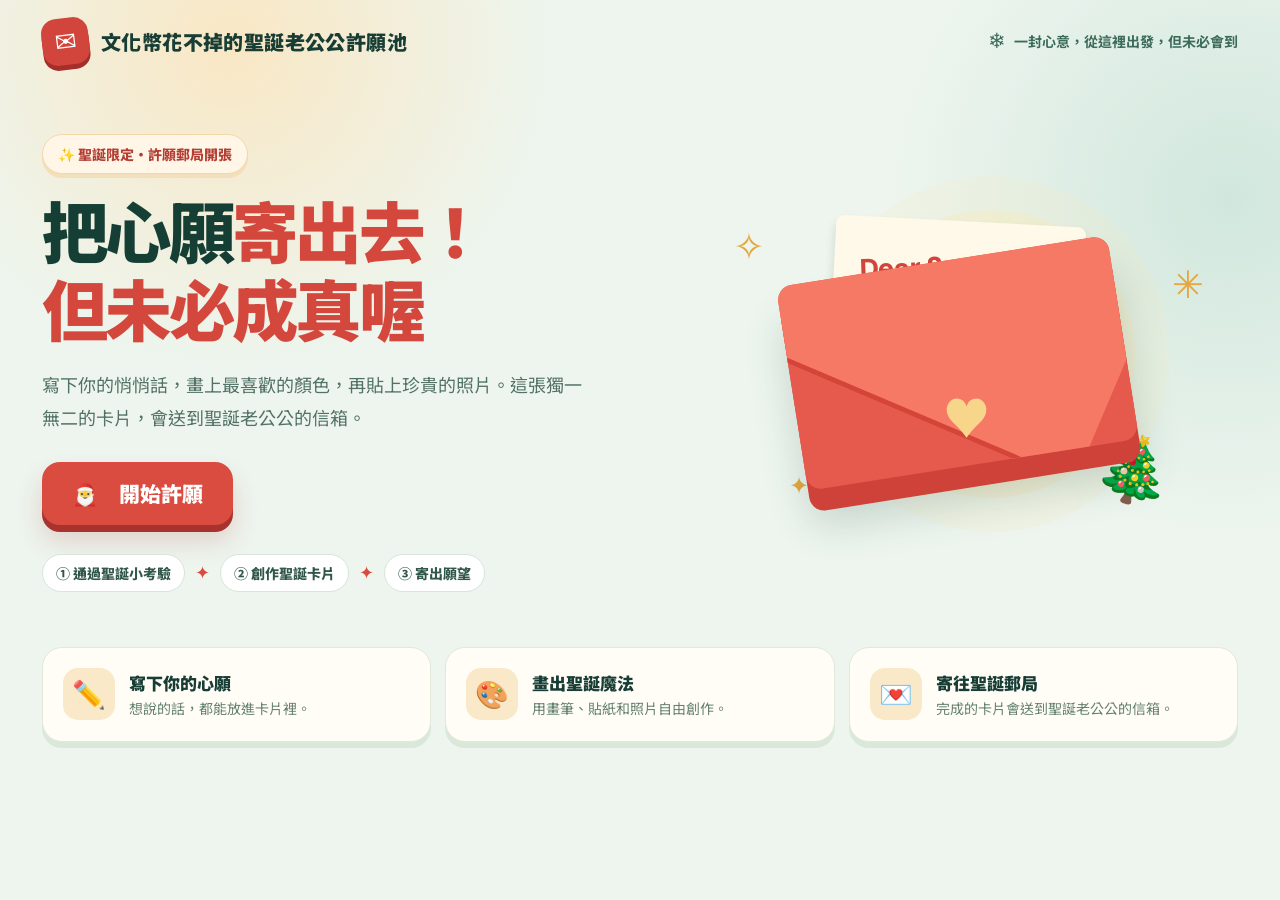
<file: index.html>
<!doctype html>
<html lang="zh-Hant">
<head>
  <meta charset="utf-8">
  <meta name="viewport" content="width=device-width, initial-scale=1">
  <meta name="robots" content="noindex, nofollow, noarchive">
  <meta name="theme-color" content="#123d35">
  <meta name="description" content="寫一張獨一無二的聖誕許願卡，畫畫、貼照片，再寄給聖誕老公公。">
  <title>文化幣花不掉的聖誕老公公許願池</title>
  <link rel="stylesheet" href="./style.css">
</head>
<body>
<div class="site">
  <header class="topbar">
    <a class="brand" href="./"><span class="brand-mark">✉</span>文化幣花不掉的聖誕老公公許願池</a>
    <div class="top-note"><span>❄</span> 一封心意，從這裡出發，但未必會到</div>
  </header>
  <section class="home-screen" id="home-screen" aria-label="聖誕許願郵局首頁">
  <div class="hero">
    <div>
      <div class="eyebrow">✨ 聖誕限定・許願郵局開張</div>
      <h1>把心願<em>寄出去！</em><br><em>但未必成真喔</em></h1>
      <p>寫下你的悄悄話，畫上最喜歡的顏色，再貼上珍貴的照片。這張獨一無二的卡片，會送到聖誕老公公的信箱。</p>
      <button type="button" class="start-button" id="start-wish">🎅　開始許願</button>
      <div class="steps"><span class="step">① 通過聖誕小考驗</span><span class="step-dot">✦</span><span class="step">② 創作聖誕卡片</span><span class="step-dot">✦</span><span class="step">③ 寄出願望</span></div>
    </div>
    <div class="hero-art" aria-hidden="true"><div class="moon"></div><div class="letter"></div><div class="envelope"></div><span class="spark s1">✧</span><span class="spark s2">✳</span><span class="spark s3">✦</span><span class="mini-star">🎄</span></div>
  </div>
  <div class="home-features" aria-label="許願玩法"><div class="feature"><span>✏️</span><div><strong>寫下你的心願</strong><p>想說的話，都能放進卡片裡。</p></div></div><div class="feature"><span>🎨</span><div><strong>畫出聖誕魔法</strong><p>用畫筆、貼紙和照片自由創作。</p></div></div><div class="feature"><span>💌</span><div><strong>寄往聖誕郵局</strong><p>完成的卡片會送到聖誕老公公的信箱。</p></div></div></div>
  </section>
  <section class="quiz-screen" id="quiz-screen" aria-label="聖誕入場小考驗" hidden>
    <div class="quiz-shell"><div class="quiz-top"><button type="button" class="back-button" id="quiz-home">⌂　回首頁</button><span>🎄 聖誕入場小考驗</span></div>
      <div class="quiz-progress"><span class="progress-dot active" id="progress-one">1</span><span class="progress-line"></span><span class="progress-dot" id="progress-two">2</span></div>
      <div class="quiz-card"><div class="quiz-deco" aria-hidden="true">❄</div><span class="quiz-kicker" id="quiz-kicker">第一題</span><div class="quiz-emoji" id="quiz-emoji" aria-hidden="true">🎅🏻</div><h2 id="quiz-question" tabindex="-1">你今年是好孩子嗎？</h2><div class="quiz-options"><button type="button" class="answer-button yes-button" id="answer-yes">是</button><button type="button" class="answer-button no-button" id="answer-no">不是</button></div></div>
    </div>
  </section>
  <main class="workspace" id="make-card" hidden><div class="workspace-inner">
    <div class="section-heading"><div><button type="button" class="editor-back" id="editor-home">⌂　回首頁</button><br><span class="section-kicker">Santa's little workshop</span><h2>好好許願啊 不然聖誕老公公看不清楚就不送了</h2></div><p>每一筆、每一字，全看聖誕老公公心情</p></div>
    <div class="editor-grid">
      <aside class="tools" aria-label="卡片工具">
        <div class="quick-actions" aria-label="編輯操作">
          <button type="button" class="quick-action" id="undo" title="Ctrl+Z" disabled>↶ 上一步</button>
          <button type="button" class="quick-action" id="redo" title="Ctrl+Y" disabled>↷ 下一步</button>
          <button type="button" class="quick-action danger" id="remove-item" title="Delete" disabled>▤ 刪除</button>
          <button type="button" class="quick-action" id="download">⬇ 下載</button>
        </div>
        <h3 class="tool-title"><span>🎨</span> 創作工具</h3>
        <div class="tool-buttons">
          <button type="button" class="tool-button active" data-tool="select"><b>☝</b>移動／編輯</button>
          <button type="button" class="tool-button" data-tool="pen"><b>✎</b>畫筆</button>
          <button type="button" class="tool-button" data-tool="eyedropper"><b>◉</b>滴管取色</button>
          <button type="button" class="tool-button" data-tool="eraser"><b>◩</b>橡皮擦</button>
          <button type="button" class="tool-button" id="add-text"><b>Ｔ</b>加文字</button>
          <button type="button" class="tool-button wide" id="add-photo"><b>▧</b>上傳照片</button>
          <input id="photo-input" type="file" accept="image/*" hidden>
        </div>
        <h3 class="tool-title"><span>🌈</span> 畫筆顏色</h3>
        <div class="colors" id="colors">
          <button type="button" class="swatch active" style="--c:#d4483d" data-color="#d4483d" aria-label="紅色"></button>
          <button type="button" class="swatch" style="--c:#f0ad3c" data-color="#f0ad3c" aria-label="金黃色"></button>
          <button type="button" class="swatch" style="--c:#2d7d64" data-color="#2d7d64" aria-label="綠色"></button>
          <button type="button" class="swatch" style="--c:#5683b9" data-color="#5683b9" aria-label="藍色"></button>
          <button type="button" class="swatch" style="--c:#a364aa" data-color="#a364aa" aria-label="紫色"></button>
          <button type="button" class="swatch" style="--c:#2e5047" data-color="#2e5047" aria-label="深綠色"></button>
          <button type="button" class="swatch" style="--c:#ee8547" data-color="#ee8547" aria-label="橘色"></button>
          <button type="button" class="swatch" style="--c:#eb8eaa" data-color="#eb8eaa" aria-label="粉紅色"></button>
          <button type="button" class="swatch" style="--c:#f5d957" data-color="#f5d957" aria-label="亮黃色"></button>
          <button type="button" class="swatch" style="--c:#a5c95d" data-color="#a5c95d" aria-label="淺綠色"></button>
          <button type="button" class="swatch" style="--c:#79c8af" data-color="#79c8af" aria-label="薄荷綠"></button>
          <button type="button" class="swatch" style="--c:#44b8c4" data-color="#44b8c4" aria-label="湖水藍"></button>
          <button type="button" class="swatch" style="--c:#8ebce7" data-color="#8ebce7" aria-label="天藍色"></button>
          <button type="button" class="swatch" style="--c:#344f87" data-color="#344f87" aria-label="深藍色"></button>
          <button type="button" class="swatch" style="--c:#8f644e" data-color="#8f644e" aria-label="棕色"></button>
          <button type="button" class="swatch" style="--c:#303739" data-color="#303739" aria-label="黑色"></button>
          <button type="button" class="swatch" id="sampled-color" style="--c:#d4483d" data-color="#d4483d" aria-label="滴管選取的顏色" title="滴管選取的顏色" hidden></button>
        </div>
        <label class="range-label" for="brush-size">筆畫粗細 <b id="brush-value">8 px</b></label>
        <input class="range" id="brush-size" type="range" min="2" max="40" value="8">
        <p class="hint">點滴管後再點卡片取色；選畫筆或橡皮擦可直接在卡片上畫畫。</p>
        <hr class="divider">
        <h3 class="tool-title"><span>⭐</span> 聖誕小貼紙</h3>
        <div class="tool-buttons"><button type="button" class="tool-button" data-sticker="⭐"><b>⭐</b>星星</button><button type="button" class="tool-button" data-sticker="🎄"><b>🎄</b>聖誕樹</button><button type="button" class="tool-button" data-sticker="🎁"><b>🎁</b>禮物</button><button type="button" class="tool-button" data-sticker="❄️"><b>❄️</b>雪花</button></div>
        <h3 class="tool-title"><span>🎀</span> 角色貼紙</h3>
        <div class="image-stickers" aria-label="角色貼紙">
          <button type="button" class="image-sticker-button" data-image-sticker="./stickers/20261122_212243.png" aria-label="加入 212243 貼紙"><img src="./stickers/20261122_212243.png" alt="" loading="lazy"></button>
          <button type="button" class="image-sticker-button" data-image-sticker="./stickers/20261122_212259.png" aria-label="加入 212259 貼紙"><img src="./stickers/20261122_212259.png" alt="" loading="lazy"></button>
          <button type="button" class="image-sticker-button" data-image-sticker="./stickers/Screenshot_20261122_212833_PicPet.png" aria-label="加入 PicPet 貼紙"><img src="./stickers/Screenshot_20261122_212833_PicPet.png" alt="" loading="lazy"></button>
          <button type="button" class="image-sticker-button" data-image-sticker="./stickers/joy.png" aria-label="加入貼紙 1"><img src="./stickers/joy.png" alt="" loading="lazy"></button>
          <button type="button" class="image-sticker-button" data-image-sticker="./stickers/listen.png" aria-label="加入貼紙 2"><img src="./stickers/listen.png" alt="" loading="lazy"></button>
          <button type="button" class="image-sticker-button" data-image-sticker="./stickers/thank-you.png" aria-label="加入貼紙 3"><img src="./stickers/thank-you.png" alt="" loading="lazy"></button>
          <button type="button" class="image-sticker-button" data-image-sticker="./stickers/sushi.png" aria-label="加入貼紙 4"><img src="./stickers/sushi.png" alt="" loading="lazy"></button>
          <button type="button" class="image-sticker-button" data-image-sticker="./stickers/shock.png" aria-label="加入貼紙 5"><img src="./stickers/shock.png" alt="" loading="lazy"></button>
          <button type="button" class="image-sticker-button" data-image-sticker="./stickers/side-eye.png" aria-label="加入貼紙 6"><img src="./stickers/side-eye.png" alt="" loading="lazy"></button>
          <button type="button" class="image-sticker-button" data-image-sticker="./stickers/grumpy.png" aria-label="加入貼紙 7"><img src="./stickers/grumpy.png" alt="" loading="lazy"></button>
          <button type="button" class="image-sticker-button" data-image-sticker="./stickers/laugh.png" aria-label="加入貼紙 8"><img src="./stickers/laugh.png" alt="" loading="lazy"></button>
          <button type="button" class="image-sticker-button" data-image-sticker="./stickers/plush.png" aria-label="加入貼紙 9"><img src="./stickers/plush.png" alt="" loading="lazy"></button>
          <button type="button" class="image-sticker-button" data-image-sticker="./stickers/snack.png" aria-label="加入貼紙 10"><img src="./stickers/snack.png" alt="" loading="lazy"></button>
        </div>
        <hr class="divider">
        <label class="field-label" for="sender">你的名字（可選）</label><input class="field" id="sender" maxlength="40" placeholder="小小許願人">
        <label class="field-label email-label" for="email">你的 Email（必填）</label><input class="field" id="email" type="email" maxlength="254" autocomplete="email" placeholder="you@example.com" required>
        <p class="hint">Email 與卡片圖片會寄到聖誕老公公的信箱，不會公開展示。</p>
      </aside>
      <div class="card-panel">
        <div class="panel-top"><div><strong>你的聖誕卡片</strong><br><small>文字左上紅點可移動，另外三角可縮放；圖片與貼紙可拉四角縮放。拖上方圓點可旋轉。</small></div><span class="status">創作中</span></div>
        <div class="page-stack" id="page-stack"><section class="page-section"><div class="page-heading"><strong>第 1 頁</strong><button type="button" class="remove-page" id="remove-page" hidden>刪除這頁</button></div><div class="card-outer" id="card-outer"><div class="card" id="card"><div class="card-head">Dear Santa,</div><div class="card-sub">MY CHRISTMAS WISH</div><div class="stamp">★</div><div class="items" id="items"></div><canvas class="canvas" id="drawing" width="900" height="600" aria-label="卡片畫布"></canvas></div></div></section></div>
        <button type="button" class="add-page" id="add-page"><span class="add-page-plus">＋</span><span id="add-page-label">新增第二頁</span></button>
        <div class="card-footer"><button type="button" class="send-button" id="send">✉　寄給聖誕老公公</button></div>
      </div>
    </div>
    <p class="footnote">卡片寄出後不會保存在網站。建議先下載留念；如果沒收到郵件，請檢查垃圾郵件。</p>
  </div></main>
</div>
<form id="mail-form" action="https://formsubmit.co/peterchiu331hi@gmail.com" method="POST" enctype="multipart/form-data" hidden>
  <input type="text" name="name" id="mail-name">
  <input type="email" name="email" id="mail-email">
  <textarea name="message" id="mail-message"></textarea>
  <input type="file" name="attachment" id="mail-attachment" accept="image/png,image/jpeg">
  <input type="hidden" name="_subject" value="聖誕許願郵局收到新卡片">
  <input type="hidden" name="_next" id="mail-next">
  <input type="hidden" name="_url" id="mail-url">
  <input type="text" name="_honey" tabindex="-1" autocomplete="off">
</form>
<div class="toast" id="toast" role="status" aria-live="polite"></div>
<div class="challenge-backdrop" id="challenge-modal" hidden><div class="challenge-dialog" id="challenge-dialog" role="dialog" aria-modal="true" aria-labelledby="challenge-title" aria-describedby="challenge-message"><div class="challenge-icon" id="challenge-icon" aria-hidden="true">🤔</div><h2 id="challenge-title">你確定嗎？</h2><p id="challenge-message"></p><button type="button" class="challenge-confirm" id="challenge-confirm">確定</button></div></div>
<script src="./app.js" defer></script>
</body></html>
</file>
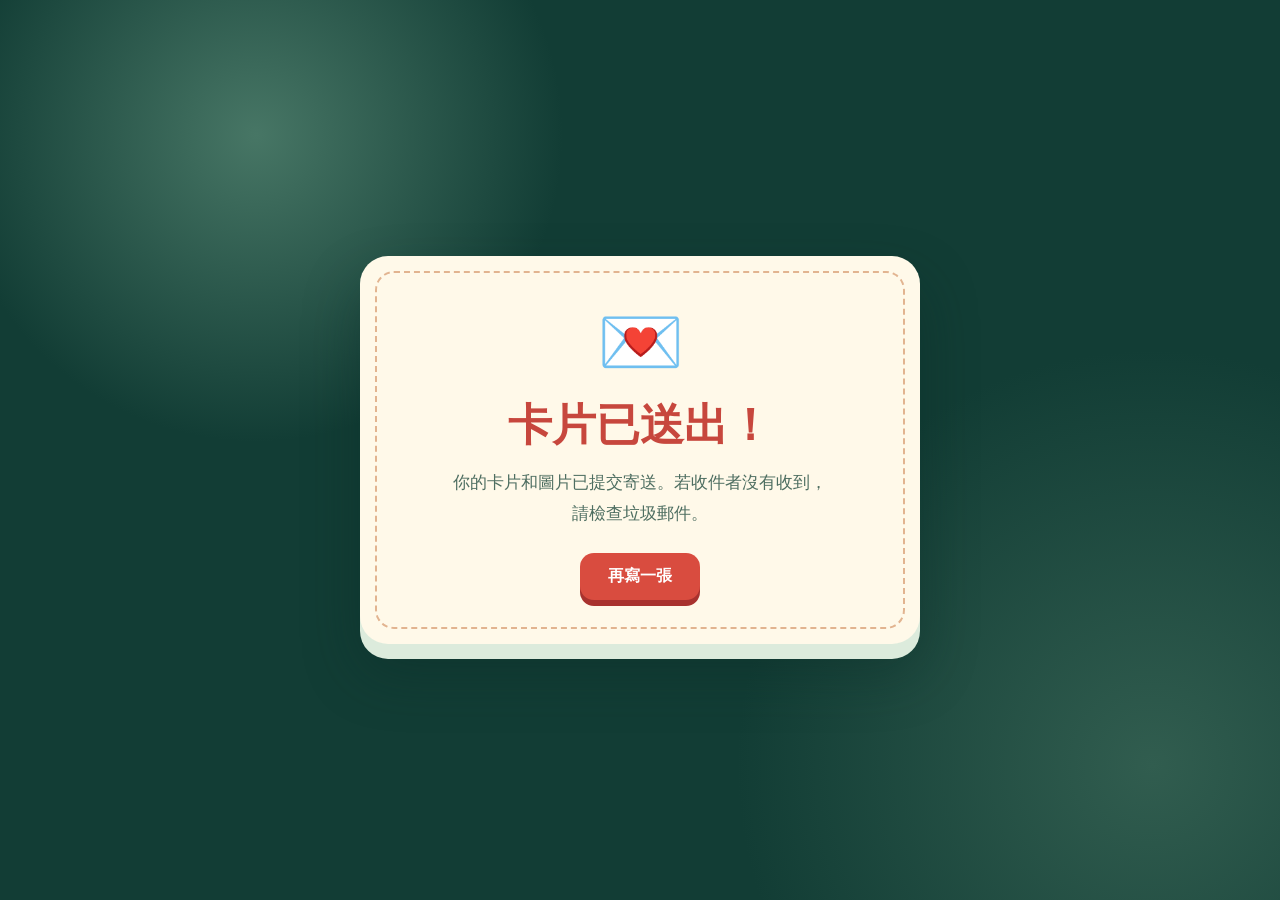
<file: thanks.html>
<!doctype html>
<html lang="zh-Hant">
<head>
  <meta charset="utf-8">
  <meta name="viewport" content="width=device-width, initial-scale=1">
  <meta name="robots" content="noindex, nofollow, noarchive">
  <meta name="theme-color" content="#123d35">
  <title>卡片已送出・文化幣花不掉的聖誕老公公許願池</title>
  <style>
    *{box-sizing:border-box}body{margin:0;min-height:100vh;background:radial-gradient(circle at 20% 15%,#477665 0,transparent 24%),radial-gradient(circle at 90% 85%,#315d4f 0,transparent 30%),#123d35;color:#173d35;font-family:system-ui,'Noto Sans TC',sans-serif;display:grid;place-items:center;padding:24px}
    .card{width:min(560px,100%);background:#fff9e9;border-radius:28px;padding:44px 35px;text-align:center;box-shadow:0 15px 0 #dcebdc,0 28px 55px #092b2666;position:relative}
    .card:before{content:'';position:absolute;inset:15px;border:2px dashed #e2b490;border-radius:19px;pointer-events:none}.icon{font-size:70px;line-height:1.2}h1{font-size:clamp(30px,7vw,44px);margin:12px 0;color:#c7473d}p{font-size:17px;line-height:1.8;color:#4e6e61;margin:0 auto 25px;max-width:390px}a{display:inline-block;background:#d94c3f;color:#fff;text-decoration:none;font-weight:900;border-radius:14px;padding:13px 28px;box-shadow:0 6px 0 #a8322e}a:focus-visible{outline:3px solid #f2ad3a;outline-offset:4px}
  </style>
</head>
<body>
  <main class="card">
    <div class="icon" aria-hidden="true">💌</div>
    <h1>卡片已送出！</h1>
    <p>你的卡片和圖片已提交寄送。若收件者沒有收到，請檢查垃圾郵件。</p>
    <a href="./">再寫一張</a>
  </main>
</body>
</html>
</file>
<file: style.css>
@import url('https://fonts.googleapis.com/css2?family=DM+Sans:wght@400;500;600;700&family=Noto+Sans+TC:wght@400;500;600;700;800;900&display=swap');
:root{font-family:'DM Sans','Noto Sans TC',sans-serif;color:#173d35;background:#edf5ee;font-synthesis:none}
*{box-sizing:border-box}body{margin:0;min-width:320px}button,input,textarea{font:inherit}button{cursor:pointer}button:focus-visible,input:focus-visible,textarea:focus-visible{outline:3px solid #f2ad3a;outline-offset:3px}
.site{min-height:100vh;overflow:hidden;background:radial-gradient(circle at 18% 5%,#f9e7c4 0,transparent 24%),radial-gradient(circle at 96% 22%,#d1e7dd 0,transparent 24%),#edf5ee}
.topbar{height:82px;display:flex;align-items:center;justify-content:space-between;max-width:1440px;margin:auto;padding:0 42px;gap:16px}
.brand{display:flex;align-items:center;gap:12px;text-decoration:none;color:#173d35;font-weight:900;font-size:20px;letter-spacing:.02em}.brand-mark{width:47px;height:47px;border-radius:15px;background:#d2453d;display:grid;place-items:center;color:white;font-size:26px;box-shadow:0 5px 0 #a52e2b;transform:rotate(-7deg)}
.top-note{font-size:14px;font-weight:700;color:#3c6b5b;display:flex;align-items:center;gap:8px}.top-note span{font-size:21px}
.hero{max-width:1440px;margin:auto;padding:38px 42px 34px;display:grid;grid-template-columns:minmax(0,1fr) minmax(340px,.92fr);align-items:center;gap:24px;position:relative}
.eyebrow{display:inline-flex;align-items:center;gap:8px;color:#b43e34;background:#fff6e7;border:1px solid #f5d8a7;border-radius:100px;padding:9px 15px;font-size:14px;font-weight:800;box-shadow:0 4px 0 #f2dfbb}
.hero h1{font-size:clamp(44px,5.2vw,78px);line-height:1.17;letter-spacing:-.055em;margin:23px 0 17px;font-weight:900;color:#153f35}.hero h1 em{font-style:normal;color:#d4473c;position:relative}.hero h1 em:after{content:'';position:absolute;left:3%;right:2%;height:12px;bottom:-5px;border-bottom:5px wavy #edba4e;transform:rotate(-2deg)}
.hero p{font-size:18px;line-height:1.85;color:#537266;max-width:540px;margin:0 0 26px}.steps{display:flex;flex-wrap:wrap;align-items:center;gap:10px}.step{background:white;border:1px solid #d8e5db;border-radius:100px;padding:8px 13px;color:#31574a;font-size:14px;font-weight:800}.step-dot{color:#d64c3f;font-size:18px}
.hero-art{height:300px;position:relative;display:grid;place-items:center}.moon{position:absolute;width:246px;height:246px;border-radius:50%;background:#f8df9a;box-shadow:0 0 0 21px #f9e6b555,0 0 0 55px #f9e6b52b;top:18px;right:22%}.envelope{position:relative;width:335px;height:206px;border-radius:15px;background:#e65a4d;box-shadow:0 22px 0 #cf4239,0 36px 42px #244e4033;transform:rotate(-9deg);z-index:1;overflow:hidden}.envelope:before{content:'';position:absolute;left:-20px;right:-20px;top:-80px;height:235px;background:#f67965;transform:rotate(32deg);border-bottom:5px solid #d54438}.envelope:after{content:'♥';position:absolute;left:145px;bottom:14px;color:#f7d68b;font-size:47px;transform:rotate(9deg)}.letter{position:absolute;background:#fff9e9;width:250px;height:173px;left:calc(50% - 125px);top:8px;z-index:0;border-radius:8px;transform:rotate(3deg);box-shadow:0 7px 10px #385b4530}.letter:before{content:'Dear Santa';position:absolute;top:29px;left:25px;color:#d1453c;font-weight:900;font-size:27px;transform:rotate(-5deg)}.letter:after{content:'✦  ✦  ✦';position:absolute;top:86px;left:36px;color:#84aa7a;font-size:22px;letter-spacing:20px}.spark{position:absolute;color:#e4a83e;font-size:38px;font-weight:900}.spark.s1{top:9px;left:10%}.spark.s2{top:47px;right:6%}.spark.s3{bottom:12px;left:20%;font-size:24px}.mini-star{position:absolute;right:11%;bottom:1px;font-size:64px;transform:rotate(17deg)}
.workspace{background:#123d35;color:#f8fbf5;padding:56px 42px 70px;position:relative}.workspace:before{content:'';position:absolute;inset:0;background-image:radial-gradient(#ffffff17 1px,transparent 1px);background-size:28px 28px;pointer-events:none}.workspace-inner{max-width:1440px;margin:auto;position:relative}.section-heading{display:flex;justify-content:space-between;align-items:end;gap:20px;margin-bottom:28px}.section-kicker{color:#f4ba69;text-transform:uppercase;font-size:14px;font-weight:900;letter-spacing:.14em}.section-heading h2{font-size:clamp(28px,3vw,42px);line-height:1.2;margin:7px 0 0;letter-spacing:-.035em}.section-heading p{color:#bdd5ca;font-size:15px;margin:0 0 5px}
.editor-grid{display:grid;grid-template-columns:265px minmax(0,1fr);gap:20px}.tools,.card-panel{background:#fbfcf7;border-radius:24px;color:#173d35;box-shadow:0 14px 32px #092d2936}.tools{padding:22px;align-self:start}.tool-title{font-size:15px;font-weight:900;margin:0 0 14px;display:flex;align-items:center;gap:8px}.tool-title:not(:first-child){margin-top:24px}.tool-title span{font-size:20px}.tool-buttons{display:grid;grid-template-columns:1fr 1fr;gap:9px}.tool-button{min-height:76px;border:2px solid #e0e9df;background:#fff;border-radius:15px;color:#2a5346;font-size:14px;font-weight:800;display:flex;flex-direction:column;justify-content:center;align-items:center;gap:4px;transition:.15s}.tool-button b{font-size:24px;line-height:1}.tool-button:hover,.tool-button.active{border-color:#d64f43;background:#fff4ee;color:#b83a32;transform:translateY(-2px)}.tool-button.wide{grid-column:span 2;min-height:46px;flex-direction:row}.tool-button.wide b{font-size:20px}
.colors{display:flex;flex-wrap:wrap;gap:10px}.swatch{width:29px;height:29px;border:2px solid white;border-radius:50%;background:var(--c);box-shadow:0 0 0 1px #cdd8cb;transition:.15s}.swatch.active{box-shadow:0 0 0 3px #fff,0 0 0 5px #c7463b;transform:scale(1.05)}.range-label{display:flex;justify-content:space-between;color:#456659;font-size:14px;font-weight:700;margin:15px 0 7px}.range-label b{color:#b73d35}.range{width:100%;accent-color:#d4483e}#size-control[hidden]{display:none}.hint{color:#6b867a;font-size:13px;line-height:1.6;margin:10px 0 0}.divider{border:0;border-top:1px dashed #cbdcce;margin:22px 0}.field-label{font-size:14px;font-weight:800;display:block;margin:0 0 9px}.field{width:100%;height:44px;border:2px solid #d9e5da;border-radius:12px;padding:0 13px;background:white;color:#173d35;outline:none}.field:focus{border-color:#e7ab4f}.field::placeholder{color:#92a59a}
.card-panel{padding:20px}.panel-top{display:flex;align-items:center;justify-content:space-between;gap:10px;margin-bottom:16px}.panel-top strong{font-size:17px}.panel-top small{color:#739082;font-weight:700;font-size:13px}.status{display:flex;align-items:center;gap:7px;color:#53806b;font-weight:800;font-size:13px}.status:before{content:'';width:8px;height:8px;border-radius:50%;background:#69a783}.card-outer{padding:18px;border-radius:20px;background:#e7eee5;border:1px solid #d4e1d5}.card{width:100%;aspect-ratio:3/2;position:relative;overflow:hidden;border-radius:13px;background:#fff9e8;box-shadow:0 11px 20px #53756625;container-type:inline-size;touch-action:none}.card:before{content:'';position:absolute;inset:2.3%;border:2px dashed #dfb68f;border-radius:9px;pointer-events:none;z-index:2}.card:after{content:'✦';position:absolute;left:5%;bottom:4%;font-size:6cqw;color:#e8c078;pointer-events:none}.card-head{position:absolute;top:7%;left:7%;color:#c84c3e;font-weight:900;font-size:4.4cqw;letter-spacing:-.04em;pointer-events:none}.card-sub{position:absolute;top:16%;left:7%;color:#8caa8e;font-weight:800;font-size:1.55cqw;letter-spacing:.22em;pointer-events:none}.stamp{position:absolute;right:6%;top:6%;width:13%;aspect-ratio:1;border:2px dashed #c86a54;color:#c86a54;display:grid;place-items:center;font-size:5cqw;transform:rotate(8deg);pointer-events:none}.canvas{position:absolute;inset:0;width:100%;height:100%;z-index:4;touch-action:none;pointer-events:none}.card.draw .canvas{pointer-events:auto;cursor:crosshair}.items{position:absolute;inset:0;z-index:3;pointer-events:none}.item{position:absolute;pointer-events:auto}.item.selected{outline:2px dashed #cf5347;outline-offset:4px}.item textarea{display:block;width:100%;height:100%;resize:none;border:0;background:transparent;outline:0;overflow:hidden;color:#31564b;font-family:'Noto Sans TC',sans-serif;font-size:2.55cqw;font-weight:700;line-height:1.55;white-space:pre-wrap;padding:0}.item.photo{padding:1.2%;background:white;box-shadow:0 7px 14px #4b534c3c;transform:rotate(var(--rotate,0deg))}.item.photo img{width:100%;height:100%;object-fit:cover;display:block;pointer-events:none}.item.sticker{font-size:6cqw;line-height:1;display:grid;place-items:center;user-select:none;transform:rotate(var(--rotate,0deg))}.drag-handle{position:absolute;top:-19px;left:-15px;border:0;border-radius:50%;height:31px;width:31px;background:#d44f42;color:white;font-size:15px;box-shadow:0 2px 7px #1c3a3266;cursor:grab;display:none;z-index:2}.selected .drag-handle{display:block}.card.draw .item{pointer-events:none}.card-footer{display:flex;gap:10px;align-items:center;justify-content:space-between;margin-top:16px;flex-wrap:wrap}.footer-actions{display:flex;gap:8px;flex-wrap:wrap}.light-button{border:1px solid #d5e0d4;border-radius:11px;background:white;color:#375a4c;padding:10px 13px;font-size:14px;font-weight:800}.light-button:hover{background:#eef5ed}.light-button.danger{color:#b9453a}.send-button{background:#d94c3f;color:#fff;border:0;border-radius:13px;box-shadow:0 5px 0 #af342f;padding:13px 24px;font-weight:900;font-size:16px;display:inline-flex;align-items:center;gap:9px}.send-button:hover{transform:translateY(-2px);box-shadow:0 7px 0 #af342f}.send-button:disabled{opacity:.55;cursor:wait}.footnote{max-width:1440px;margin:22px auto 0;color:#9fc2b2;font-size:13px;text-align:center}.footnote a{color:#cce6d9}
.toast{position:fixed;bottom:25px;left:50%;transform:translateX(-50%) translateY(20px);z-index:50;background:#173d35;color:white;padding:13px 20px;border-radius:12px;box-shadow:0 12px 30px #102d2580;opacity:0;pointer-events:none;transition:.2s;font-weight:800;max-width:calc(100vw - 30px);text-align:center}.toast.show{opacity:1;transform:translateX(-50%) translateY(0)}
.email-label{margin-top:16px}
.modal-backdrop{position:fixed;inset:0;background:#092b26b8;z-index:40;display:none;place-items:center;padding:18px}.modal-backdrop.show{display:grid}.modal{background:#fffaf0;color:#1b493b;border-radius:25px;padding:28px;width:min(460px,100%);text-align:center;box-shadow:0 20px 60px #092b2677}.modal-icon{font-size:64px}.modal h2{font-size:27px;margin:7px 0}.modal p{line-height:1.7;color:#567165}.modal .send-button{margin-top:8px}
@media(max-width:1050px){.hero-art{transform:scale(.8)}.editor-grid{grid-template-columns:230px minmax(0,1fr)}.tools{padding:17px}.card-outer{padding:10px}}
@media(max-width:760px){.topbar{height:70px;padding:0 20px}.brand{font-size:17px}.brand-mark{width:39px;height:39px;font-size:22px}.top-note{display:none}.hero{padding:25px 20px 38px;grid-template-columns:1fr}.hero h1{font-size:clamp(42px,11vw,66px)}.hero p{font-size:16px}.hero-art{height:210px;transform:scale(.75);margin:-25px 0}.workspace{padding:38px 14px 55px}.section-heading{display:block;padding:0 8px}.section-heading p{margin-top:10px}.editor-grid{grid-template-columns:1fr;gap:13px}.tools{display:grid;grid-template-columns:1fr 1fr;gap:10px 16px}.tool-title{margin:4px 0 3px;grid-column:span 2}.tool-title:not(:first-child){margin-top:5px}.tool-buttons,.colors,.range-label,.range,.hint,.divider,.field-label,.field,#size-control{grid-column:span 2}.divider{margin:6px 0}.card-panel{padding:12px}.panel-top{padding:3px}.card-outer{padding:5px}.card-footer{justify-content:center}.footer-actions{width:100%;justify-content:center}.send-button{width:100%;justify-content:center}.item textarea{font-size:3.1cqw}}
[hidden]{display:none!important}
.quiz-card h2:focus{outline:none}
.question-two .quiz-options{min-height:190px}
.question-two .quiz-card .quiz-feedback{margin-top:17px}
.quiz-screen .yes-button{transform:scale(var(--yes-scale,1)) rotate(var(--yes-rotate,0deg))}
.question-two .quiz-card{min-height:530px}
.question-two .quiz-options{min-height:245px;margin-top:28px}
@media(max-width:760px){.question-two .quiz-card{min-height:500px}.question-two .quiz-options{min-height:220px}}
.home-screen{min-height:calc(100vh - 82px);padding-bottom:44px}.home-screen .hero{min-height:520px;padding-top:52px;padding-bottom:55px}.start-button{border:0;background:#d94c3f;color:#fff;border-radius:18px;padding:16px 30px;font-size:21px;font-weight:900;box-shadow:0 7px 0 #a8322e,0 16px 26px #a8322e30;transition:transform .18s,box-shadow .18s}.start-button:hover{transform:translateY(-3px) rotate(-2deg);box-shadow:0 10px 0 #a8322e,0 18px 26px #a8322e30}.start-button:active{transform:translateY(4px);box-shadow:0 3px 0 #a8322e}.home-screen .steps{margin-top:29px}.home-features{max-width:1356px;margin:0 auto;padding:0 42px;display:grid;grid-template-columns:repeat(3,1fr);gap:14px}.feature{background:#fffdf6;border:1px solid #e1e9d9;border-radius:20px;padding:20px;display:flex;align-items:flex-start;gap:14px;box-shadow:0 6px 0 #d9e8d8}.feature>span{width:52px;height:52px;border-radius:15px;background:#f9e9c8;display:grid;place-items:center;font-size:27px;flex:none}.feature strong{display:block;font-size:17px;font-weight:900;margin:2px 0 4px}.feature p{font-size:14px;color:#648071;line-height:1.55;margin:0}
.quiz-screen{position:relative;min-height:calc(100vh - 82px);background:radial-gradient(circle at 10% 8%,#477665 0,transparent 21%),radial-gradient(circle at 91% 85%,#315d4f 0,transparent 25%),#123d35;color:#f8f4e9;padding:29px 20px 60px;overflow:hidden}.quiz-screen:before{content:'';position:absolute;inset:0;pointer-events:none;background-image:radial-gradient(#ffffff55 1.5px,transparent 2px),radial-gradient(#ffffff33 1px,transparent 2px);background-size:74px 79px,113px 107px;background-position:5px 6px,33px 42px}.quiz-shell{max-width:900px;margin:auto;position:relative}.quiz-top{display:flex;align-items:center;justify-content:space-between;gap:14px;font-size:15px;font-weight:900;color:#d8eddf}.back-button,.editor-back{background:transparent;color:inherit;border:0;font-weight:800;padding:7px 3px;font-size:15px}.back-button:hover,.editor-back:hover{text-decoration:underline}.quiz-progress{display:flex;align-items:center;justify-content:center;margin:25px 0 21px}.progress-dot{width:38px;height:38px;border-radius:50%;border:2px solid #85aa98;color:#a8c5b5;display:grid;place-items:center;font-weight:900}.progress-dot.active{background:#f8c56e;border-color:#f8c56e;color:#24483b;box-shadow:0 0 0 6px #f8c56e2c}.progress-dot.done{background:#7ab996;border-color:#7ab996;color:#133d35}.progress-line{width:110px;height:3px;background:#85aa98}.quiz-card{position:relative;background:#fff9e9;color:#193e35;border-radius:29px;box-shadow:0 16px 0 #deebdb,0 26px 50px #0728206d;text-align:center;padding:42px 38px 50px;min-height:460px;overflow:visible}.quiz-card:before{content:'';position:absolute;inset:15px;border:2px dashed #e2b490;border-radius:20px;pointer-events:none}.quiz-deco{position:absolute;right:9%;top:9%;font-size:45px;color:#a5c7ba;transform:rotate(10deg)}.quiz-kicker{display:inline-block;background:#fbe0b7;color:#a14135;border-radius:100px;padding:7px 14px;font-size:14px;font-weight:900}.quiz-emoji{font-size:72px;line-height:1;margin:24px 0 13px;filter:drop-shadow(0 7px 0 #efd6ae)}.quiz-card h2{font-size:clamp(30px,4vw,50px);letter-spacing:-.04em;margin:10px 0 8px;line-height:1.3}.quiz-card p{color:#6f8b7d;margin:0;font-size:16px}.quiz-options{display:flex;align-items:center;justify-content:center;gap:48px;min-height:130px;margin-top:19px}.answer-button{min-width:150px;padding:15px 24px;border-radius:16px;font-size:22px;font-weight:900;transition:background .18s,color .18s,box-shadow .18s;white-space:nowrap}.yes-button{position:relative;z-index:1;background:#d94c3f;border:2px solid #d94c3f;color:white;box-shadow:0 6px 0 #af352d;transform:scale(var(--yes-scale,1))}.yes-button.inflate{animation:inflate .42s cubic-bezier(.2,1.8,.3,1) both}.no-button{position:relative;z-index:2;background:white;border:2px solid #bdd0c2;color:#456b59;box-shadow:0 6px 0 #d8e4d8}.no-button:hover:not(:disabled){background:#eef6ec}.no-button:disabled{opacity:.4;cursor:not-allowed;transform:rotate(-5deg);box-shadow:none}.quiz-card .quiz-feedback{min-height:24px;font-size:15px;color:#b34e3d;font-weight:800;margin-top:3px}.quiz-foot{text-align:center;color:#c7ddce;margin-top:37px;font-size:14px;font-weight:700}@keyframes inflate{0%{transform:scale(calc(var(--yes-scale,1) * .72))}55%{transform:scale(calc(var(--yes-scale,1) * 1.12))}100%{transform:scale(var(--yes-scale,1))}}
.challenge-backdrop{position:fixed;inset:0;z-index:60;background:#082d27b8;display:grid;place-items:center;padding:18px}.challenge-dialog{width:min(430px,100%);background:#fffaf0;color:#1a4035;text-align:center;border-radius:28px;padding:30px 31px 34px;box-shadow:0 18px 0 #dbe8d9,0 32px 70px #092a2680;animation:pop-in .3s cubic-bezier(.2,1.5,.3,1)}.challenge-dialog.large{width:min(620px,100%);padding:43px 40px 46px;border:5px solid #f1bd60;box-shadow:0 22px 0 #e3aa4f,0 40px 80px #092a2699}.challenge-dialog.bad{border:4px solid #d94c3f}.challenge-icon{font-size:65px;line-height:1;margin:4px 0 14px}.challenge-dialog.large .challenge-icon{font-size:91px}.challenge-dialog h2{font-size:clamp(29px,5vw,43px);line-height:1.2;margin:0 0 12px;color:#d4493c}.challenge-dialog.large h2{font-size:clamp(38px,6vw,58px)}.challenge-dialog p{font-size:18px;line-height:1.7;color:#476b59;margin:0 auto 25px;max-width:480px}.challenge-dialog.large p{font-size:23px;font-weight:800}.challenge-confirm{background:#d94c3f;color:white;border:0;border-radius:13px;padding:12px 37px;font-size:17px;font-weight:900;box-shadow:0 5px 0 #aa352e}.challenge-confirm:hover{transform:translateY(-2px);box-shadow:0 7px 0 #aa352e}@keyframes pop-in{from{opacity:0;transform:scale(.7) rotate(-5deg)}to{opacity:1;transform:scale(1) rotate(0)}}.editor-back{color:#d8e9da;margin-bottom:12px}
@media(max-width:760px){.home-screen{min-height:calc(100vh - 70px);padding-bottom:30px}.home-screen .hero{min-height:0;padding-top:34px;padding-bottom:20px}.start-button{font-size:19px;padding:14px 24px}.home-screen .steps{margin-top:25px}.home-features{grid-template-columns:1fr;padding:0 20px;gap:10px}.feature{padding:14px}.quiz-screen{min-height:calc(100vh - 70px);padding:20px 14px 50px}.quiz-card{padding:32px 20px 38px;min-height:430px}.quiz-emoji{font-size:64px}.quiz-options{gap:15px;min-height:125px}.answer-button{min-width:105px;font-size:19px;padding:13px 16px}.quiz-deco{font-size:30px}.challenge-dialog{padding:26px 22px 31px}.challenge-dialog.large{padding:35px 24px}.challenge-dialog p{font-size:16px}.challenge-dialog.large p{font-size:20px}}

.image-stickers{display:grid;grid-template-columns:repeat(2,minmax(0,1fr));gap:9px;max-height:360px;overflow-y:auto;padding:3px 3px 5px}
.image-sticker-button{min-width:0;min-height:104px;padding:7px 5px;border:2px solid #e0e9df;border-radius:15px;background:#fff;color:#2a5346;font:800 13px 'Noto Sans TC',sans-serif;cursor:pointer;display:flex;flex-direction:column;align-items:center;justify-content:center;gap:3px;transition:transform .15s,border-color .15s,background .15s}
.image-sticker-button:hover,.image-sticker-button:focus-visible{border-color:#d64f43;background:#fff4ee;transform:translateY(-2px)}
.image-sticker-button img{display:block;width:100%;height:71px;object-fit:contain;pointer-events:none}
.item.image-sticker{transform:rotate(var(--rotate,0deg));user-select:none;cursor:grab}
.item.image-sticker img{display:block;width:100%;height:100%;object-fit:contain;pointer-events:none}
.item:not(.text){cursor:grab;touch-action:none}
.item:not(.text):active{cursor:grabbing}
.resize-handle,.rotate-handle{position:absolute;z-index:5;display:none;place-items:center;padding:0;touch-action:none;user-select:none}
.item.selected .resize-handle,.item.selected .rotate-handle{display:grid}
.resize-handle{width:26px;height:26px;border:0;background:transparent}
.resize-handle::after{content:'';width:12px;height:12px;border:2px solid #cc4f43;border-radius:3px;background:#fff;box-shadow:0 1px 5px #163d3570}
.resize-handle.nw{left:-13px;top:-13px;cursor:nwse-resize}
.resize-handle.ne{right:-13px;top:-13px;cursor:nesw-resize}
.resize-handle.sw{left:-13px;bottom:-13px;cursor:nesw-resize}
.resize-handle.se{right:-13px;bottom:-13px;cursor:nwse-resize}
.rotate-handle{left:50%;top:-42px;transform:translateX(-50%);width:29px;height:29px;border:2px solid #cc4f43;border-radius:50%;background:#fff;color:#a83731;font:700 22px/1 sans-serif;box-shadow:0 2px 7px #163d354f;cursor:grab}
.rotate-handle::after{content:'';position:absolute;top:100%;left:50%;width:2px;height:12px;background:#cc4f43;transform:translateX(-50%);pointer-events:none}
.item.rotate-below .rotate-handle{top:auto;bottom:-42px}
.item.rotate-below .rotate-handle::after{top:auto;bottom:100%}
.item.text{transform:rotate(var(--rotate,0deg))}
.item.text textarea::placeholder{color:#819c8a;opacity:.85}
.image-sticker-button{min-height:88px}
.image-sticker-button img{height:76px}
.page-stack{display:flex;flex-direction:column;gap:24px}
.page-section{min-width:0}
.page-heading{display:flex;align-items:center;justify-content:space-between;min-height:38px;margin:0 2px 9px;color:#557768;font-size:15px}
.page-section.active .page-heading strong{color:#bd483b}
.page-preview-button{display:block;width:100%;padding:0;border:0;border-radius:13px;background:transparent;cursor:pointer;text-align:left}
.page-preview-canvas{display:block;width:100%;height:auto;aspect-ratio:3/2;border-radius:13px;background:#fff9e8;box-shadow:0 11px 20px #53756625}
.page-preview-button:hover .page-preview-canvas,.page-preview-button:focus-visible .page-preview-canvas{outline:3px solid #d64f43;outline-offset:3px}
.remove-page{border:0;background:transparent;color:#a45246;font-size:13px;font-weight:800;padding:7px 3px}
.remove-page:hover{text-decoration:underline}
.remove-page[hidden]{display:none}
.add-page{display:flex;align-items:center;justify-content:center;gap:12px;width:100%;margin:17px 0 8px;padding:8px 0;border:0;background:transparent;color:#527b65;font-size:15px;font-weight:900}
.add-page::before,.add-page::after{content:'';flex:1;border-top:2px dashed #abcab5}
.add-page:hover{color:#d34f41}
.add-page:hover::before,.add-page:hover::after{border-color:#d34f41}
.add-page-plus{width:30px;height:30px;border-radius:50%;background:#e9f3e9;border:2px solid #a8c9b0;display:grid;place-items:center;font-size:22px;line-height:1}
.add-page:hover .add-page-plus{background:#fff0e8;border-color:#d34f41}

.quick-actions{display:grid;grid-template-columns:repeat(2,minmax(0,1fr));gap:8px;padding-bottom:18px;margin-bottom:21px;border-bottom:1px dashed #cbdcce}
.quick-action{min-height:42px;padding:7px 5px;border:1px solid #d5e0d4;border-radius:11px;background:#fff;color:#31584a;font-size:13px;font-weight:900;white-space:nowrap}
.quick-action:hover:not(:disabled){background:#eef5ed;border-color:#a7c6ad}
.quick-action.danger{color:#b9453a}
.quick-action:disabled{opacity:.42;cursor:not-allowed}
.card-footer .send-button{margin-left:auto}
.item-delete{position:absolute;left:50%;bottom:-43px;transform:translateX(-50%);display:none;z-index:8;min-width:58px;height:29px;padding:3px 10px;border:1px solid #d5564d;border-radius:9px;background:#fff;color:#b33c34;box-shadow:0 3px 10px #183e3540;font-size:13px;font-weight:900;white-space:nowrap;touch-action:none}
.item.selected .item-delete{display:block}
.item-delete:hover{background:#fff0e9}
.item.delete-inside .item-delete{bottom:5px}

.card.pick-color .canvas{pointer-events:auto;cursor:copy}
.quiz-options{position:relative}
.no-button.evading{position:absolute;z-index:3;margin:0;transition:left .2s cubic-bezier(.2,1.2,.3,1),top .2s cubic-bezier(.2,1.2,.3,1),background .18s,box-shadow .18s}
</file>
